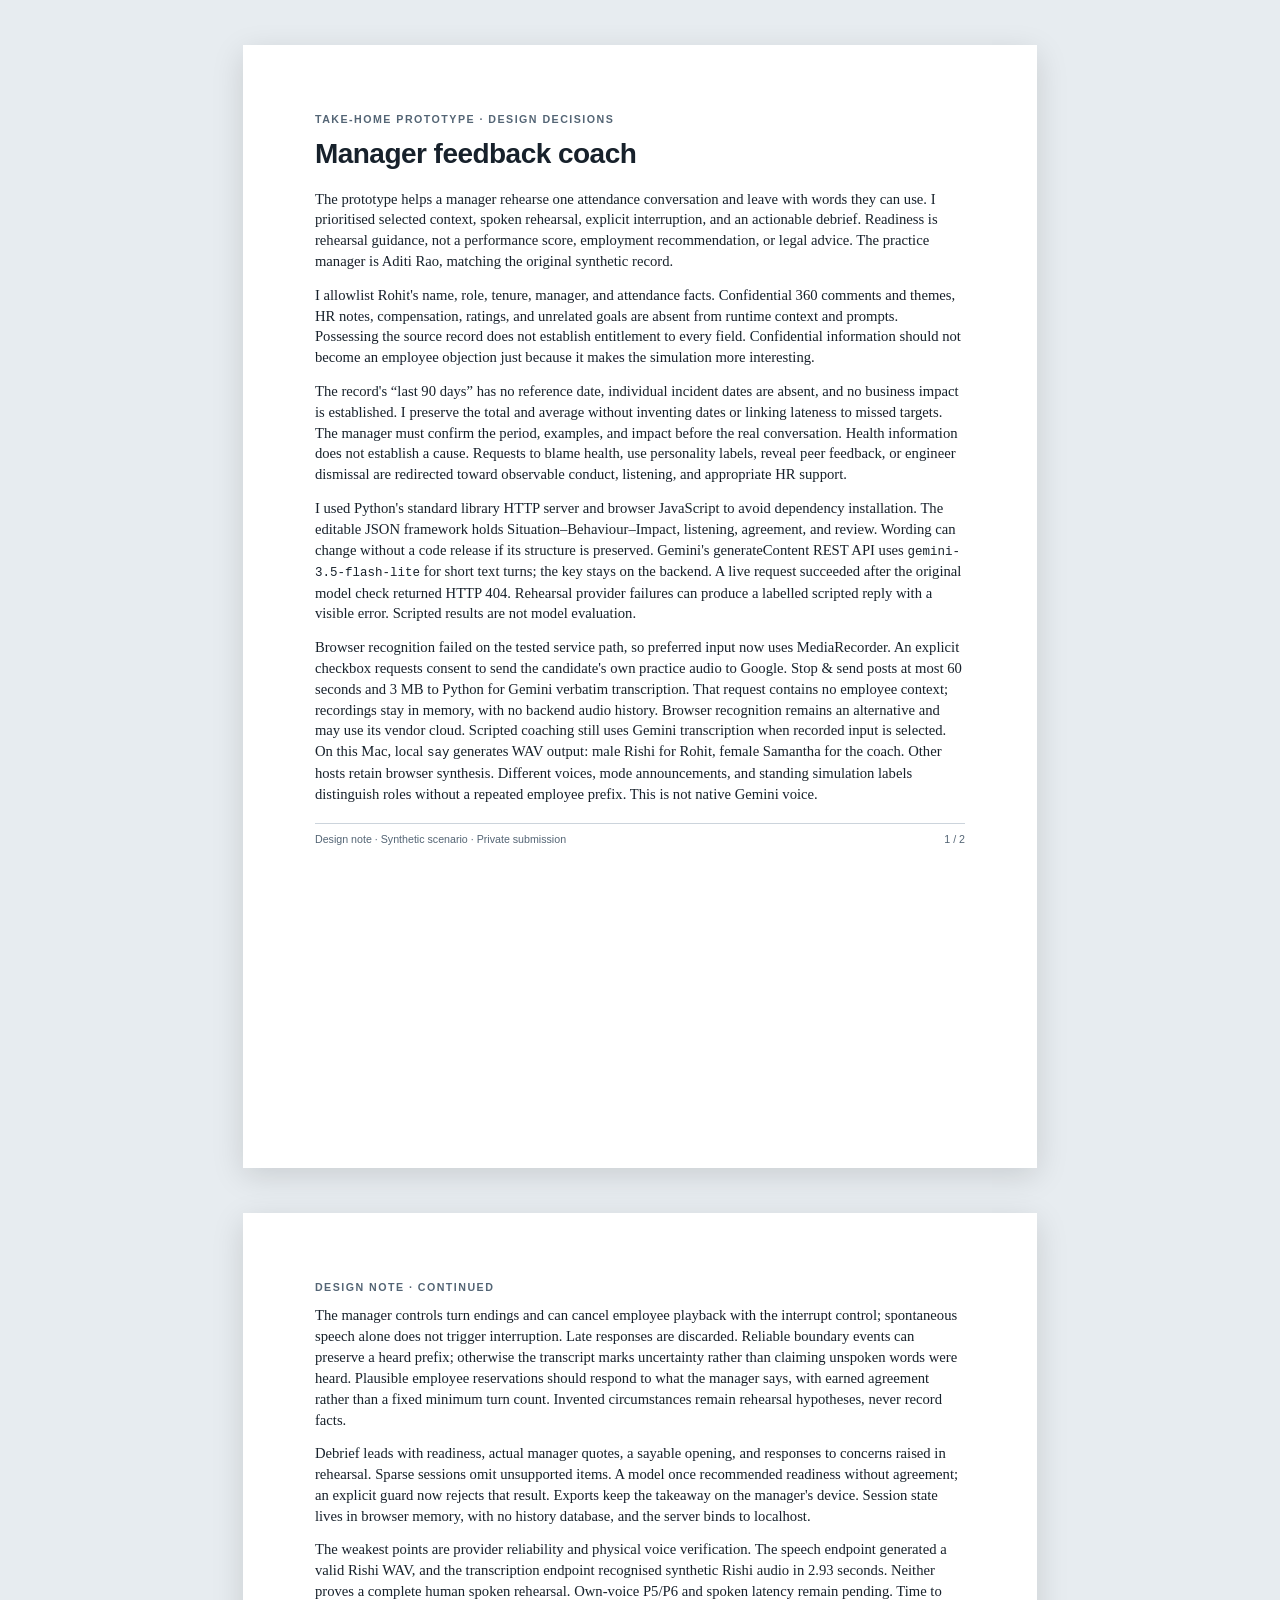
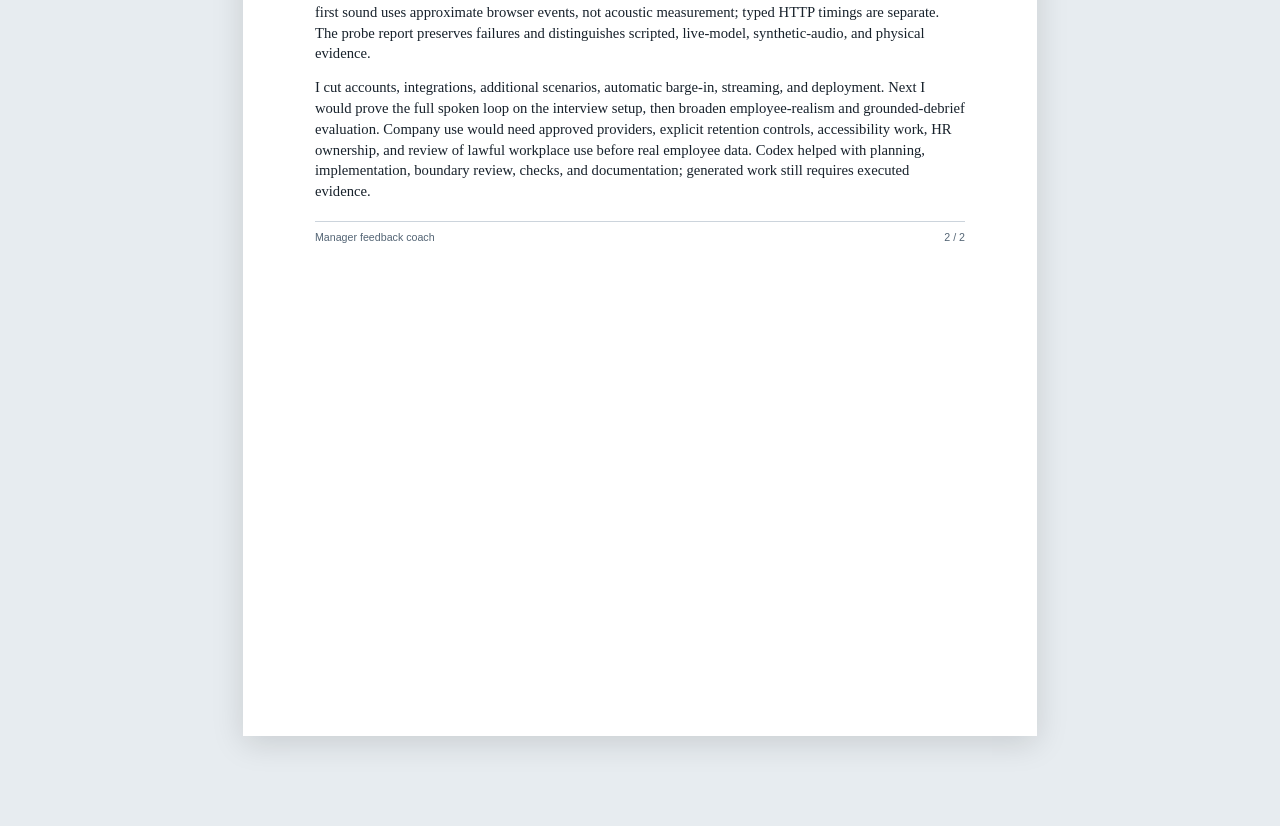
<file: WRITEUP.html>
<!doctype html>
<html lang="en">
<head>
<meta charset="utf-8">
<meta name="viewport" content="width=device-width, initial-scale=1">
<title>Manager feedback coach — design note</title>
<style>
@page { size: A4; margin: 18mm 19mm; }
* { box-sizing: border-box; }
body { margin: 0; color: #17212b; font: 11pt/1.42 Georgia, "Times New Roman", serif; }
h1 { font: 700 21pt/1.15 Arial, sans-serif; margin: 0 0 5mm; letter-spacing: -.4pt; }
.kicker { font: 700 8pt/1.2 Arial, sans-serif; letter-spacing: 1.1pt; text-transform: uppercase; color: #546575; margin-bottom: 3mm; }
p { margin: 0 0 3.4mm; orphans: 3; widows: 3; }
code { font: 9.4pt/1.4 Consolas, monospace; overflow-wrap: anywhere; }
.page { break-after: page; page-break-after: always; }
.page:last-child { break-after: auto; page-break-after: auto; }
footer { border-top: .3mm solid #ccd4dc; padding-top: 2.4mm; margin-top: 5mm; font: 8pt/1.2 Arial, sans-serif; color: #546575; display: flex; justify-content: space-between; }
@media screen { body { background: #e7ecf0; padding: 12mm; } .page { background: white; max-width: 210mm; min-height: 297mm; margin: 0 auto 12mm; padding: 18mm 19mm; box-shadow: 0 2mm 8mm #0002; } }
@media print { body { background: white; } .page { width: auto; min-height: 0; padding: 0; margin: 0; } }
</style>
</head>
<body>
<section class="page">
<div class="kicker">Take-home prototype · Design decisions</div>
<h1>Manager feedback coach</h1>
<p>The prototype helps a manager rehearse one attendance conversation and leave with words they can use. I prioritised selected context, spoken rehearsal, explicit interruption, and an actionable debrief. Readiness is rehearsal guidance, not a performance score, employment recommendation, or legal advice. The practice manager is Aditi Rao, matching the original synthetic record.</p>
<p>I allowlist Rohit&#x27;s name, role, tenure, manager, and attendance facts. Confidential 360 comments and themes, HR notes, compensation, ratings, and unrelated goals are absent from runtime context and prompts. Possessing the source record does not establish entitlement to every field. Confidential information should not become an employee objection just because it makes the simulation more interesting.</p>
<p>The record&#x27;s “last 90 days” has no reference date, individual incident dates are absent, and no business impact is established. I preserve the total and average without inventing dates or linking lateness to missed targets. The manager must confirm the period, examples, and impact before the real conversation. Health information does not establish a cause. Requests to blame health, use personality labels, reveal peer feedback, or engineer dismissal are redirected toward observable conduct, listening, and appropriate HR support.</p>
<p>I used Python&#x27;s standard library HTTP server and browser JavaScript to avoid dependency installation. The editable JSON framework holds Situation–Behaviour–Impact, listening, agreement, and review. Wording can change without a code release if its structure is preserved. Gemini&#x27;s generateContent REST API uses <code>gemini-3.5-flash-lite</code> for short text turns; the key stays on the backend. A live request succeeded after the original model check returned HTTP 404. Rehearsal provider failures can produce a labelled scripted reply with a visible error. Scripted results are not model evaluation.</p>
<p>Browser recognition failed on the tested service path, so preferred input now uses MediaRecorder. An explicit checkbox requests consent to send the candidate&#x27;s own practice audio to Google. Stop &amp; send posts at most 60 seconds and 3 MB to Python for Gemini verbatim transcription. That request contains no employee context; recordings stay in memory, with no backend audio history. Browser recognition remains an alternative and may use its vendor cloud. Scripted coaching still uses Gemini transcription when recorded input is selected. On this Mac, local <code>say</code> generates WAV output: male Rishi for Rohit, female Samantha for the coach. Other hosts retain browser synthesis. Different voices, mode announcements, and standing simulation labels distinguish roles without a repeated employee prefix. This is not native Gemini voice.</p>
<footer><span>Design note · Synthetic scenario · Private submission</span><span>1 / 2</span></footer>
</section>
<section class="page">
<div class="kicker">Design note · Continued</div>
<p>The manager controls turn endings and can cancel employee playback with the interrupt control; spontaneous speech alone does not trigger interruption. Late responses are discarded. Reliable boundary events can preserve a heard prefix; otherwise the transcript marks uncertainty rather than claiming unspoken words were heard. Plausible employee reservations should respond to what the manager says, with earned agreement rather than a fixed minimum turn count. Invented circumstances remain rehearsal hypotheses, never record facts.</p>
<p>Debrief leads with readiness, actual manager quotes, a sayable opening, and responses to concerns raised in rehearsal. Sparse sessions omit unsupported items. A model once recommended readiness without agreement; an explicit guard now rejects that result. Exports keep the takeaway on the manager&#x27;s device. Session state lives in browser memory, with no history database, and the server binds to localhost.</p>
<p>The weakest points are provider reliability and physical voice verification. The speech endpoint generated a valid Rishi WAV, and the transcription endpoint recognised synthetic Rishi audio in 2.93 seconds. Neither proves a complete human spoken rehearsal. Own-voice P5/P6 and spoken latency remain pending. Time to first sound uses approximate browser events, not acoustic measurement; typed HTTP timings are separate. The probe report preserves failures and distinguishes scripted, live-model, synthetic-audio, and physical evidence.</p>
<p>I cut accounts, integrations, additional scenarios, automatic barge-in, streaming, and deployment. Next I would prove the full spoken loop on the interview setup, then broaden employee-realism and grounded-debrief evaluation. Company use would need approved providers, explicit retention controls, accessibility work, HR ownership, and review of lawful workplace use before real employee data. Codex helped with planning, implementation, boundary review, checks, and documentation; generated work still requires executed evidence.</p>
<footer><span>Manager feedback coach</span><span>2 / 2</span></footer>
</section>
</body>
</html>
</file>
